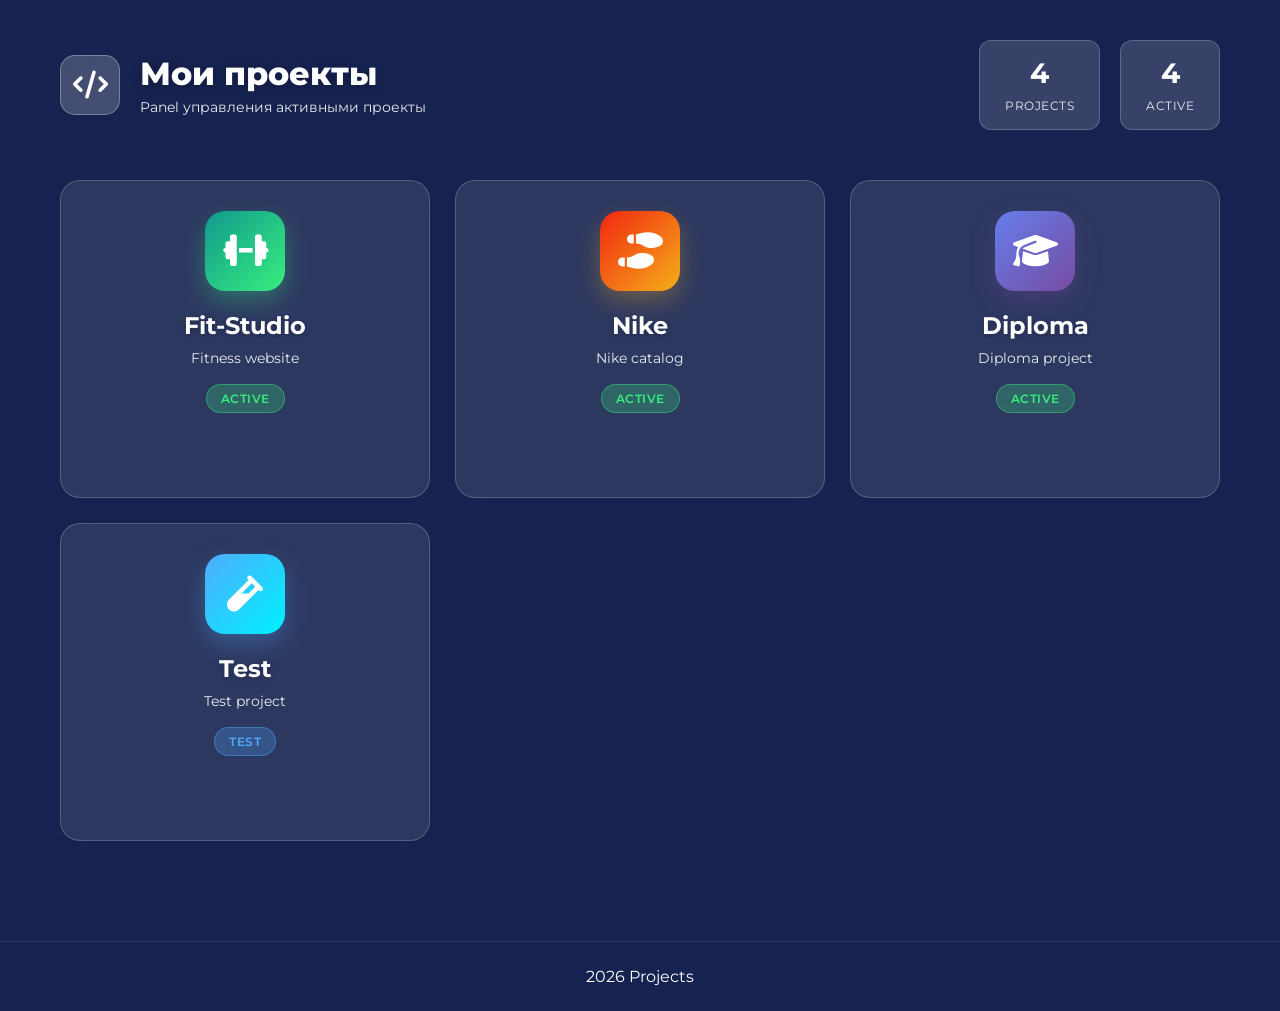
<file: index.html>
﻿<!DOCTYPE html>
<html lang="ru">

	<head>
		<meta charset="UTF-8">
		<meta name="viewport"
					content="width=device-width, initial-scale=1.0">
		<link rel="preconnect"
					href="https://fonts.googleapis.com">
		<link rel="preconnect"
					href="https://fonts.gstatic.com"
					crossorigin>
		<link href="https://fonts.googleapis.com/css2?family=Montserrat:wght@400;500;600;700;800&display=swap"
					rel="stylesheet">
		<link rel="stylesheet"
					href="https://cdnjs.cloudflare.com/ajax/libs/font-awesome/6.5.0/css/all.min.css">
		<link rel="stylesheet"
					href="style.css">
		<title>Dashboard</title>
	</head>

	<body>
		<div class="dashboard">
			<header class="dashboard-header">
				<div class="container">
					<div class="dashboard-header__content">
						<div class="dashboard-header__left">
							<div class="dashboard-header__logo"><i class="fas fa-code"></i></div>
							<div class="dashboard-header__info">
								<h1 class="dashboard-header__title">Мои проекты</h1>
								<p class="dashboard-header__subtitle">Panel управления активными проекты</p>
							</div>
						</div>
						<div class="dashboard-header__stats">
							<div class="stat-item">
								<span class="stat-item__value">4</span>
								<span class="stat-item__label">Projects</span>
							</div>
							<div class="stat-item">
								<span class="stat-item__value">4</span>
								<span class="stat-item__label">Active</span>
							</div>
						</div>
					</div>
				</div>
			</header>
			<main class="dashboard-main">
				<div class="container">
					<div class="projects-grid">
						<a href="./Fit-Studio/index.html"
							 class="project-card">
							<div class="project-card__content">
								<div class="project-card__icon-wrapper">
									<div class="project-card__icon fitness">
										<i class="fas fa-dumbbell">
										</i>
									</div>
								</div>
								<div class="project-card__info">
									<h3 class="project-card__title">Fit-Studio</h3>
									<p class="project-card__description">Fitness website</p>
									<div class="project-card__meta"><span class="project-card__tag project-card__tag--green">Active</span>
									</div>
								</div>
								<div class="project-card__arrow"><i class="fas fa-arrow-right"></i></div>
							</div>
						</a>
						<a href="./Nike/index.html"
							 class="project-card">
							<div class="project-card__content">
								<div class="project-card__icon-wrapper">
									<div class="project-card__icon nike"><i class="fas fa-shoe-prints"></i></div>
								</div>
								<div class="project-card__info">
									<h3 class="project-card__title">Nike</h3>
									<p class="project-card__description">Nike catalog</p>
									<div class="project-card__meta">
										<span class="project-card__tag project-card__tag--green">
											Active
										</span>
									</div>
								</div>
								<div class="project-card__arrow"><i class="fas fa-arrow-right"></i></div>
							</div>
						</a>
						<a href="./diploma/layout/index.html"
							 class="project-card">
							<div class="project-card__content">
								<div class="project-card__icon-wrapper">
									<div class="project-card__icon diploma"><i class="fas fa-graduation-cap"></i></div>
								</div>
								<div class="project-card__info">
									<h3 class="project-card__title">Diploma</h3>
									<p class="project-card__description">Diploma project</p>
									<div class="project-card__meta">
										<span class="project-card__tag project-card__tag--green">
											Active</span>
									</div>
								</div>
								<div class="project-card__arrow"><i class="fas fa-arrow-right"></i></div>
							</div>
						</a>
						<a href="./test/index.html"
							 class="project-card">
							<div class="project-card__content">
								<div class="project-card__icon-wrapper">
									<div class="project-card__icon test"><i class="fas fa-vial"></i></div>
								</div>
								<div class="project-card__info">
									<h3 class="project-card__title">Test</h3>
									<p class="project-card__description">Test project</p>
									<div class="project-card__meta"><span class="project-card__tag project-card__tag--blue">Test</span>
									</div>
								</div>
								<div class="project-card__arrow"><i class="fas fa-arrow-right"></i></div>
							</div>
						</a>
					</div>
				</div>
			</main>
			<footer class="dashboard-footer">
				<div class="container">
					<p>2026 Projects</p>
				</div>
			</footer>
		</div>
	</body>

</html>
</file>
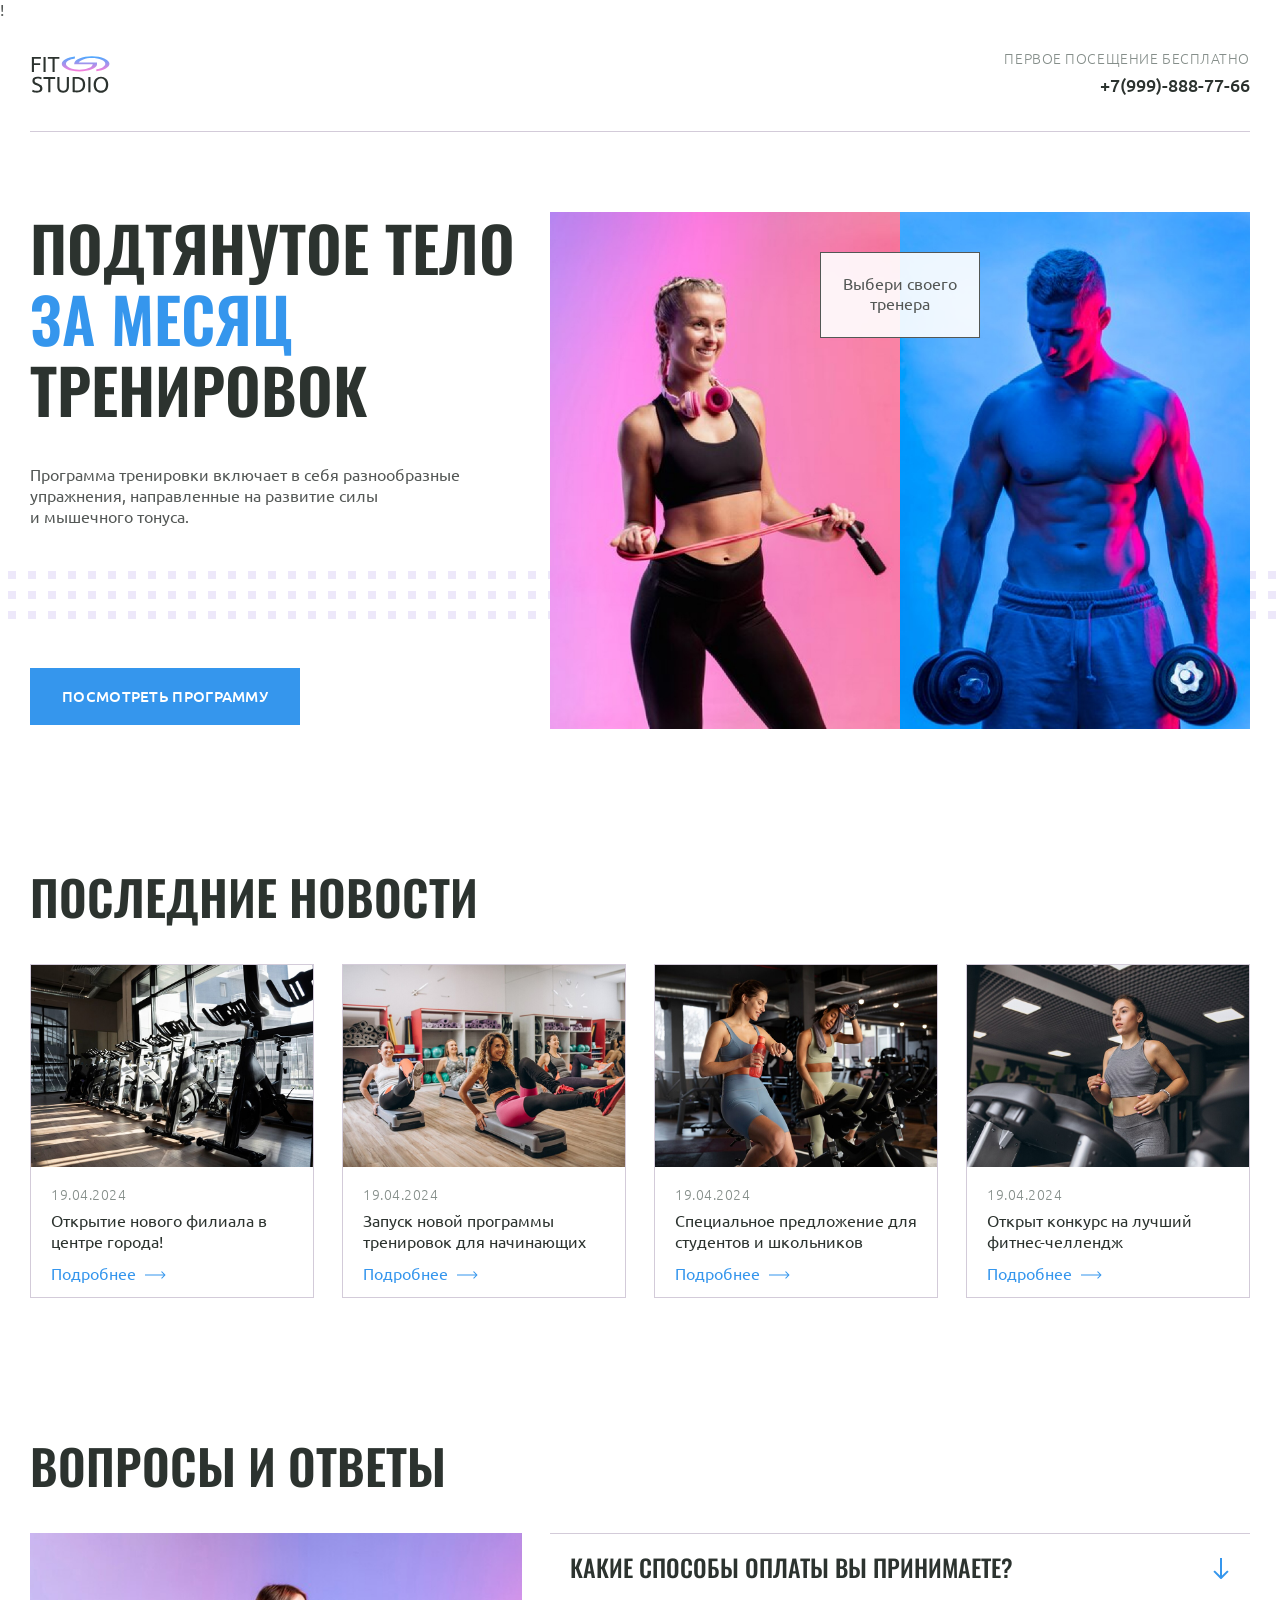
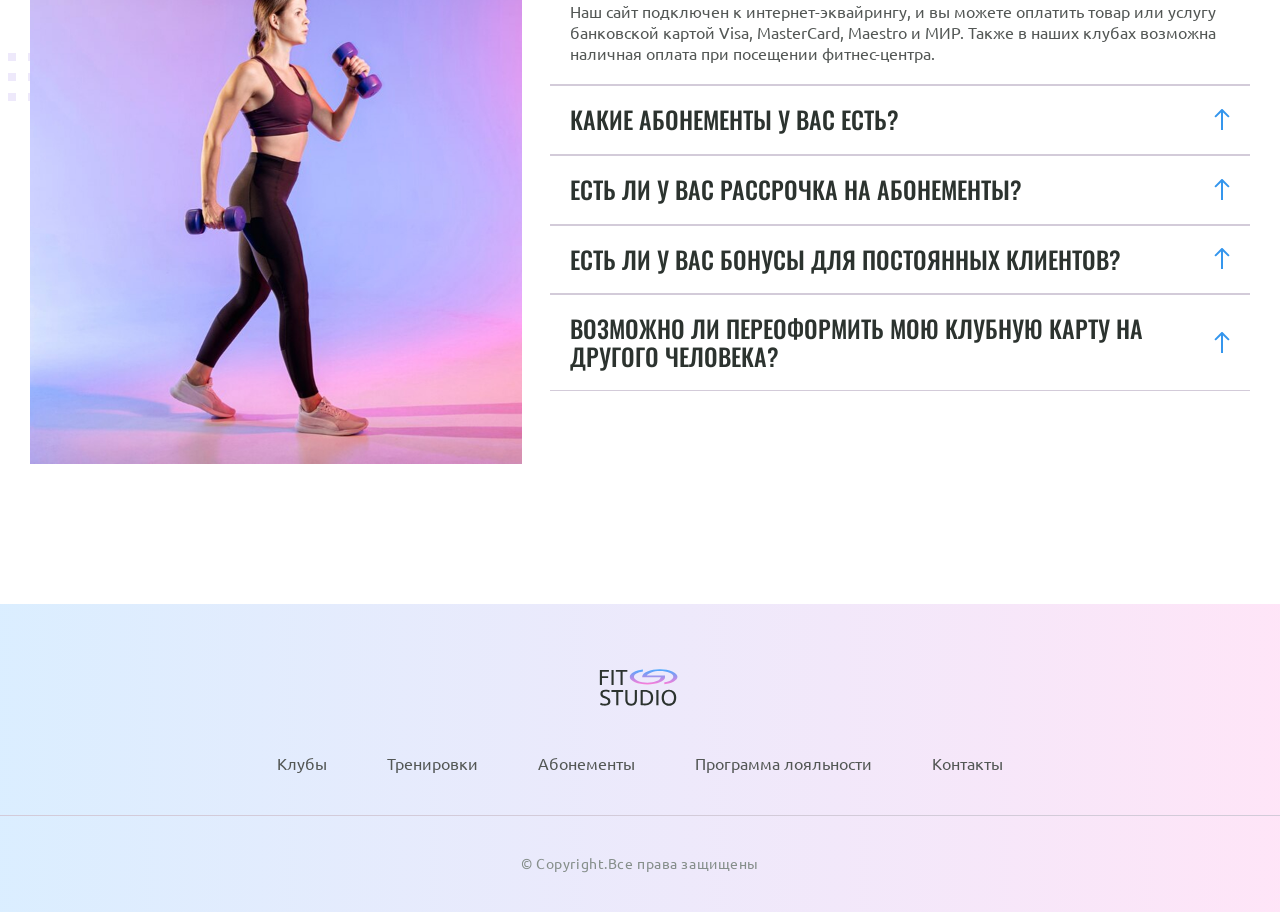
<file: Fit-Studio/index.html>
<!DOCTYPE html>
<html lang="ru">
!
	<head>
		<meta charset="UTF-8">
		<meta name="viewport" content="width=device-width, initial-scale=1.0">
		<link rel="shortcut icon" href="./images/favicon-index.svg" type="image/x-icon">
		<link rel="stylesheet" href="./css/font.css">
		<link rel="stylesheet" href="./css/normalize.css">
		<link rel="stylesheet" href="./css/article.css">
		<link rel="stylesheet" href="./css/global.css">
		<link rel="stylesheet" href="./css/header.css">
		<link rel="stylesheet" href="./css/main.css">
		<link rel="stylesheet" href="./css/footer.css">
		<link rel="stylesheet" href="./css/adaptive.css">
		<title>Fit-Studio</title>
	</head>

	<body>
		
		<header class="header">
			<div class="container">
				<div class="header-inner">
					<a class="logo" href="index.html">
						<svg width="84" height="45">
							<use href="./images/sprite.svg#logo-index"></use>
						</svg>
					</a>
					<div class="header-contact">
						<p class="header-text">
							Первое посещение бесплатно
						</p>
						<a href="tel:+79998887766" class="phone-link">
							+7(999)-888-77-66
						</a>
					</div>
				</div>
			</div>
		</header>
		<section class="hero">
			<div class="container hero-container">
				<div class="hero__info">
					<h1 class="hero__title title">
						Подтянутое тело <strong>за месяц</strong> тренировок
					</h1>
					<p class="hero-text">
						Программа тренировки включает в себя разнообразные упражнения, направленные на развитие
						силы и мышечного тонуса.
					</p>
					<div class="hero__button">
					</div>
					<a href="#" class="button">
						Посмотреть программу
					</a>
				</div>
				<div class="hero__img">
					<div class="img__choose">
						Выбери своего тренера
					</div>
					<img src="./images/wooman-sport.jpg" width="347px" height="513px"="Спортивная женщина со скакалкой в руках">
					<img src="./images/men-sport.jpg" width="353px" height="513px"
						alt="Мужчина со спортивным телосложением с гантелями в руках">
				</div>
			</div>
		</section>
		<section class="news">
			<div class="container">
				<h2 class="news__title title">
					последние Новости
				</h2>
				<div class="card-wrapper">
					<article class="news__card">
						<header class="card__header">
							<img src="./images/newscard-1.jpg" alt="Велотренажеры вдоль стены с окнами" class="card__img"
								width="284px" height="203px">
							<time class="card__sub-text" datetime="2024-04-19">
								19.04.2024
							</time>
							<h3 class="card__title">
								Открытие нового филиала в центре города!
							</h3>
						</header>
						<footer class="card__footer">
							<a href="article.html" class="card__button">
								Подробнее
							</a>
						</footer>
					</article>
					<article class="news__card">
						<header class="card__header">
							<img src="./images/newscard-2.jpg" alt="Велотренажеры вдоль стены с окнами" class="card__img"
								width="284px" height="203px">
							<time class="card__sub-text" datetime="2024-04-19">
								19.04.2024
							</time>
							<h3 class="card__title">
								Запуск новой программы тренировок для начинающих
							</h3>
						</header>
						<footer class="card__footer">
							<a href="#" class="card__button">
								Подробнее
							</a>
						</footer>
					</article>
					<article class="news__card">
						<header class="card__header">
							<img src="./images/newscard-3.jpg" alt="Велотренажеры вдоль стены с окнами" class="card__img"
								width="284px" height="203px">
							<time class="card__sub-text" datetime="2024-04-19">
								19.04.2024
							</time>
							<h3 class="card__title">
								Специальное предложение для студентов и школьников
							</h3>
						</header>
						<footer class="card__footer">
							<a href="#" class="card__button">
								Подробнее
							</a>
						</footer>
					</article>
					<article class="news__card">
						<header class="card__header">
							<img src="./images/newscard-4.jpg" alt="Велотренажеры вдоль стены с окнами" class="card__img"
								width="284px" height="203px">
							<time class="card__sub-text" datetime="2024-04-19">
								19.04.2024
							</time>
							<h3 class="card__title">
								Открыт конкурс на лучший фитнес-челлендж
							</h3>
						</header>
						<footer class="card__footer">
							<a href="#" class="card__button">
								Подробнее
							</a>
						</footer>
					</article>
				</div>
		</section>
		<section class="faq">
			<div class="container">
				<h2 class="title__faq title">
					Вопросы и ответы
				</h2>
				<div class="container__faq">
					<img src="./images/wooman-sport-accordion.jpg" alt="Девушка стоя занимается с гантелями" class="img__faq"
						width="492" height="531">
					<div class="faq__accordion-list">
						<details open name="faq">
							<summary>
								<h3 class="accordio__title">
									Какие способы оплаты вы принимаете?
								</h3>
							</summary>
							<p class="accordio__text">
								Наш сайт подключен к интернет-эквайрингу, и вы можете оплатить товар или услугу банковской картой Visa,
								MasterCard, Maestro и МИР.
								Также в наших клубах возможна наличная оплата при посещении фитнес-центра.
							</p>
						</details>
						<details name="faq">
							<summary>
								<h3 class="accordio__title">
									Какие абонементы у вас есть?
								</h3>
							</summary>
							<p class="accordio__text">
								Наш сайт подключен к интернет-эквайрингу, и вы можете оплатить товар или услугу банковской картой Visa,
								MasterCard, Maestro и МИР.
								Также в наших клубах возможна наличная оплата при посещении фитнес-центра.
							</p>
						</details>
						<details name="faq">
							<summary>
								<h3 class="accordio__title">
									Есть ли у вас рассрочка на абонементы?
								</h3>
							</summary>
							<p class="accordio__text">
								Наш сайт подключен к интернет-эквайрингу, и вы можете оплатить товар или услугу банковской картой Visa,
								MasterCard, Maestro и МИР.
								Также в наших клубах возможна наличная оплата при посещении фитнес-центра.
							</p>
						</details>
						<details name="faq">
							<summary>
								<h3 class="accordio__title">
									Есть ли у вас бонусы для постоянных клиентов?
								</h3>
							</summary>
							<p class="accordio__text">
								Наш сайт подключен к интернет-эквайрингу, и вы можете оплатить товар или услугу банковской картой Visa,
								MasterCard, Maestro и МИР.
								Также в наших клубах возможна наличная оплата при посещении фитнес-центра.
							</p>
						</details>
						<details name="faq">
							<summary>
								<h3 class="accordio__title">
									Возможно ли переоформить мою клубную карту на другого человека?
								</h3>
							</summary>
							<p class="accordio__text">
								Наш сайт подключен к интернет-эквайрингу, и вы можете оплатить товар или услугу банковской картой Visa,
								MasterCard, Maestro и МИР.
								Также в наших клубах возможна наличная оплата при посещении фитнес-центра.
							</p>
						</details>
					</div>
				</div>
			</div>
		</section>
		</div>
		<footer class="footer">
			<a class="logo footer-logo" href="index.html">
				<svg width="84" height="45">
					<use href="./images/sprite.svg#logo-index"></use>
				</svg>
			</a>
			<nav class="footer-nav">
				<ul class="nav-list">
					<li class="nav-item">
						<a href="#" class="nav-link">
							Клубы
						</a>
					</li>
					<li class="nav-item">
						<a href="#" class="nav-link">
							Тренировки
						</a>
					</li>
					<li class="nav-item">
						<a href="#" class="nav-link">
							Абонементы
						</a>
					</li>
					<li class="nav-item">
						<a href="#" class="nav-link">
							Программа лояльности
						</a>
					</li>
					<li class="nav-item">
						<a href="#" class="nav-link">
							Контакты
						</a>
					</li>
				</ul>
			</nav>
			<small class="copyright">
				&copy; Copyright.Все права защищены
			</small>
		</footer>
	</body>


</html>
</file>
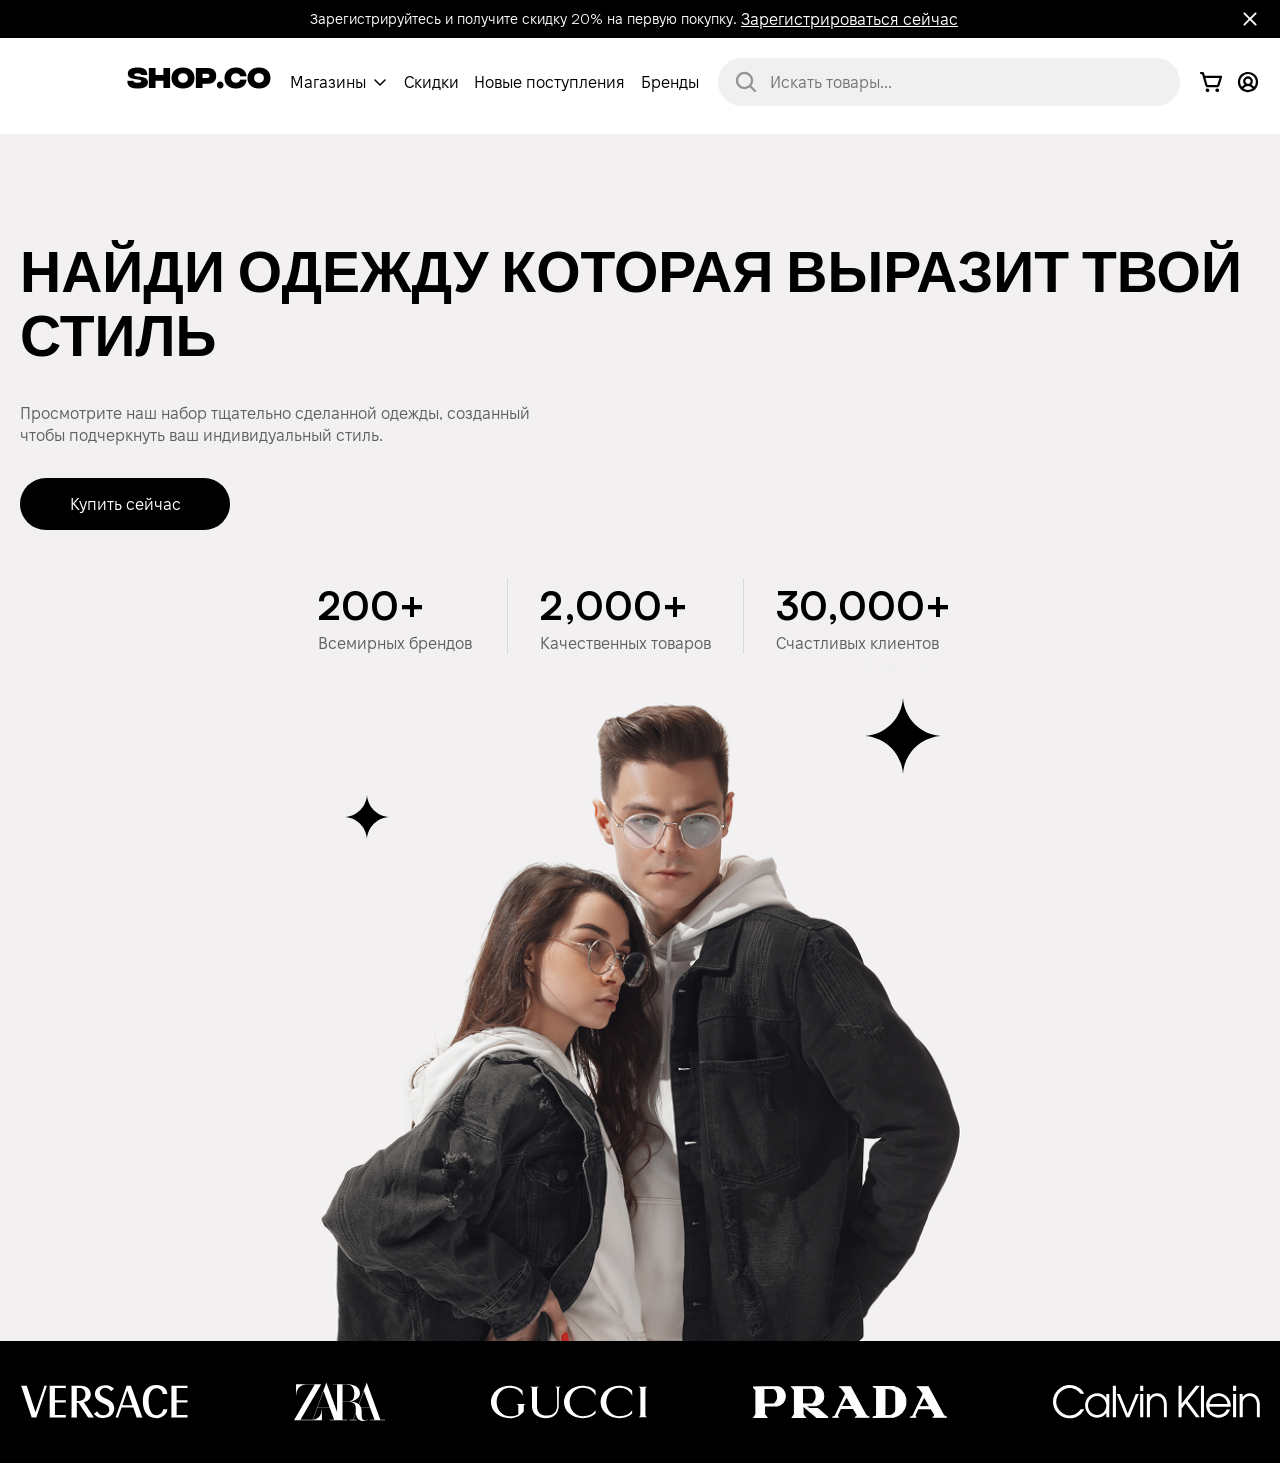
<file: diploma/layout/index.html>
<!DOCTYPE html>
<html class="page"
			lang="en">

	<head>
		<meta charset="UTF-8">
		<meta name="viewport"
					content="width=device-width, initial-scale=1.0">
		<link rel="shortcut icon"
					href="./icon/favicon.svg"
					type="image/x-icon">
		<link rel="stylesheet"
					href="./css/base/normalize.css">
		<link rel="stylesheet"
					href="./css/index.css">
		<script type="module"
						src="./js/index.js"></script>

		<title>shop.co</title>
	</head>

	<body class="page__body">
		<div class="top-bar"
				 id="topBar">
			<div class="container top-bar__container">
				<span class="top-bar__text">
					Зарегистрируйтесь и получите скидку 20% на первую покупку.&nbsp;
				</span>
				<a href="#"
					 class="top-bar__link">Зарегистрироваться сейчас
				</a>
				<button class="button-close"
								type="button"
								aria-label="закрыть"
								title="закрыть">
					<svg width="20"
							 height="20">
						<use href="./icon/sprite.svg#close" />
				</button>
				</svg>
			</div>
		</div>
		<header class="header">
			<div class="container header__container">
				<button class="burger header__burger"
								aria-label="Открыть меню"
								aria-expanded="false"
								aria-controls="header__menu">
					<svg width="24"
							 height="24">
						<use class="burger__menu-open"
								 href="./icon/sprite.svg#burger" />
						<use class="burger__menu-close"
								 href="./icon/sprite.svg#close-icon" />
					</svg>
				</button>
				<div class="logo header__logo">
					<a href="#">shop.co</a>
				</div>
				<nav class="header__menu">
					<ul class="menu__list">
						<li class="menu__item">
							<details>
								<summary class="menu__link">
									Магазины
									<svg class="menu__arrow"
											 width="16"
											 height="16">
										<use href="./icon/sprite.svg#arrow-buttom" />
									</svg>
								</summary>
								<ul class="menu__dropdown">
									<li>
										<a href="#"
											 class="menu__dropdown-link">
											Магазин 1
										</a>
									</li>
									<li>
										<a href="#"
											 class="menu__dropdown-link">
											Магазин 2
										</a>
									</li>
									<li>
										<a href="#"
											 class="menu__dropdown-link">
											Магазин 3
										</a>
									</li>
								</ul>
							</details>
						</li>
						<li class="menu__item"><a href="#"
								 class="menu__link">Скидки</a>
						</li>
						<li class="menu__item"><a href="#"
								 class="menu__link">Новые поступления</a>
						</li>
						<li class="menu__item"><a href="#"
								 class="menu__link">Бренды</a>
						</li>
					</ul>
				</nav>
				<search class="header__search">
					<form action=""
								class="search-form"
								action="/search"
								method="GET">
						<div class="search-form__input-wrapper">
							<input id="site-search"
										 class="search-form__input"
										 type="search"
										 name="q"
										 placeholder="Искать товары..."
										 autocomplete="off"
										 aria-label="Поиск по сайту">
							<button class="search-form__button"
											type="submit"
											aria-label="Найти"
											title="Найти">
								<svg width="24"
										 height="24">
									<use href="./icon/sprite.svg#search" />
								</svg>
							</button>
						</div>
					</form>
				</search>
				<div class="header__controls">
					<svg class="header__icon-search"
							 width="24"
							 height="24">
						<use href="./icon/sprite.svg#search" />
					</svg>
					<svg class="header__icon-basket"
							 width="24"
							 height="24">
						<use href="./icon/sprite.svg#basket" />
					</svg>
					<svg class="header__icon-user"
							 width="24"
							 height="24">
						<use href="./icon/sprite.svg#user" />
					</svg>
				</div>
			</div>
		</header>
		<main>
			<section class="hero">
				<div class="container hero__container">
					<div class="wrapper-content">
						<div class="hero__content">
							<h1 class="hero__title">
								НАЙДИ ОДЕЖДУ КОТОРАЯ ВЫРАЗИТ ТВОЙ СТИЛЬ
							</h1>
							<span class="hero__description">Просмотрите наш набор тщательно сделанной одежды, созданный чтобы
								подчеркнуть
								ваш
								индивидуальный стиль.</span>
							<button class="hero__btn"
											title="Купить сейчас"
											aria-label="Купить сейчас">
								Купить сейчас
							</button>
						</div>
						<div class="hero__stats">
							<ul class="stats">
								<li class="stats__item">
									<div class="stats__content">
										<span class="stats__number">200+</span>
										<p class="stats__text">Всемирных брендов</p>
									</div>
								</li>
								<li class="stats__item">
									<div class="stats__content">
										<span class="stats__number">2,000+</span>
										<p class="stats__text">Качественных товаров</p>
									</div>
								</li>
								<li class="stats__item">
									<div class="stats__content">
										<span class="stats__number">30,000+</span>
										<p class="stats__text">Счастливых клиентов</p>
									</div>
								</li>
							</ul>
							<div class="hero__wrapper-bg--mobi">
								<img class="hero__bg"
										 src="./images/hero/bg-hero-images-m.png"
										 alt="Модели в стильной одежде">
								<div class="hero__pattern">
									<svg class="hero__pattern-left--mobi"
											 width="44"
											 height="44">
										<use href="./icon/sprite.svg#pattern-left--mobi" />
									</svg>
									<svg class="hero__pattern-right--mobi"
											 width="76"
											 height="76">
										<use href="./icon/sprite.svg#pattern-right--mobi" />
									</svg>
								</div>
							</div>
						</div>
					</div>
					<div class="hero__wrapper-bg">
						<img class="hero__bg"
								 src="./images/hero/bg-hero-images-m.png"
								 alt="Модели в стильной одежде">
						<div class="hero__pattern">
							<svg class="hero__pattern-left"
									 width="56"
									 height="56">
								<use href="./icon/sprite.svg#pattern-left" />
							</svg>
							<svg class="hero__pattern-right"
									 width="104"
									 height="104">
								<use href="./icon/sprite.svg#pattern-right" />
							</svg>
						</div>
					</div>
				</div>
				<div class="hero__brand-bar">
					<div class="container">
						<ul class="brand-bar__list">
							<li class="brand-bar__logo">
								<svg class="brand-bar__icon--desktop"
										 width="167"
										 height="34">
									<use href="./icon/sprite.svg#versace" />
								</svg>
								<svg class="brand-bar__icon--mobi"
										 width="116.736"
										 height="23.255">
									<use href="./icon/sprite.svg#versace-mobi" />
								</svg>
							</li>
							<li class="brand-bar__logo">
								<svg class="brand-bar__icon--desktop"
										 width="91"
										 height="38">
									<use href="./icon/sprite.svg#zara" />
								</svg>
								<svg class="brand-bar__icon--mobi"
										 width="63.809"
										 height="26.645">
									<use href="./icon/sprite.svg#zara-mobi" />
								</svg>
							</li>
							<li class="brand-bar__logo">
								<svg class="brand-bar__icon--desktop"
										 width="156"
										 height="36">
									<use href="./icon/sprite.svg#gucci" />
								</svg>
								<svg class="brand-bar__icon--mobi"
										 width="109.387"
										 height="25.243">
									<use href="./icon/sprite.svg#gucci-mobi" />
								</svg>
							</li>
							<li class="brand-bar__logo">
								<svg class="brand-bar__icon--desktop"
										 width="194"
										 height="32">
									<use href="./icon/sprite.svg#prada" />
								</svg>
								<svg class="brand-bar__icon--mobi"
										 width="127"
										 height="21">
									<use href="./icon/sprite.svg#prada-mobi" />
								</svg>
							</li>
							<li class="brand-bar__logo">
								<svg class="brand-bar__icon--desktop"
										 width="207"
										 height="34">
									<use href="./icon/sprite.svg#calvin" />
								</svg>
								<svg class="brand-bar__icon--mobi"
										 width="134.845"
										 height="21.746">
									<use href="./icon/sprite.svg#calvin-mobi" />
								</svg>
							</li>
						</ul>
					</div>
				</div>
			</section>
		</main>
	</body>
	<script type="module"
					src="./js/index.js"></script>

</html>

<!-- Нужно сделать звездочки -->
</file>
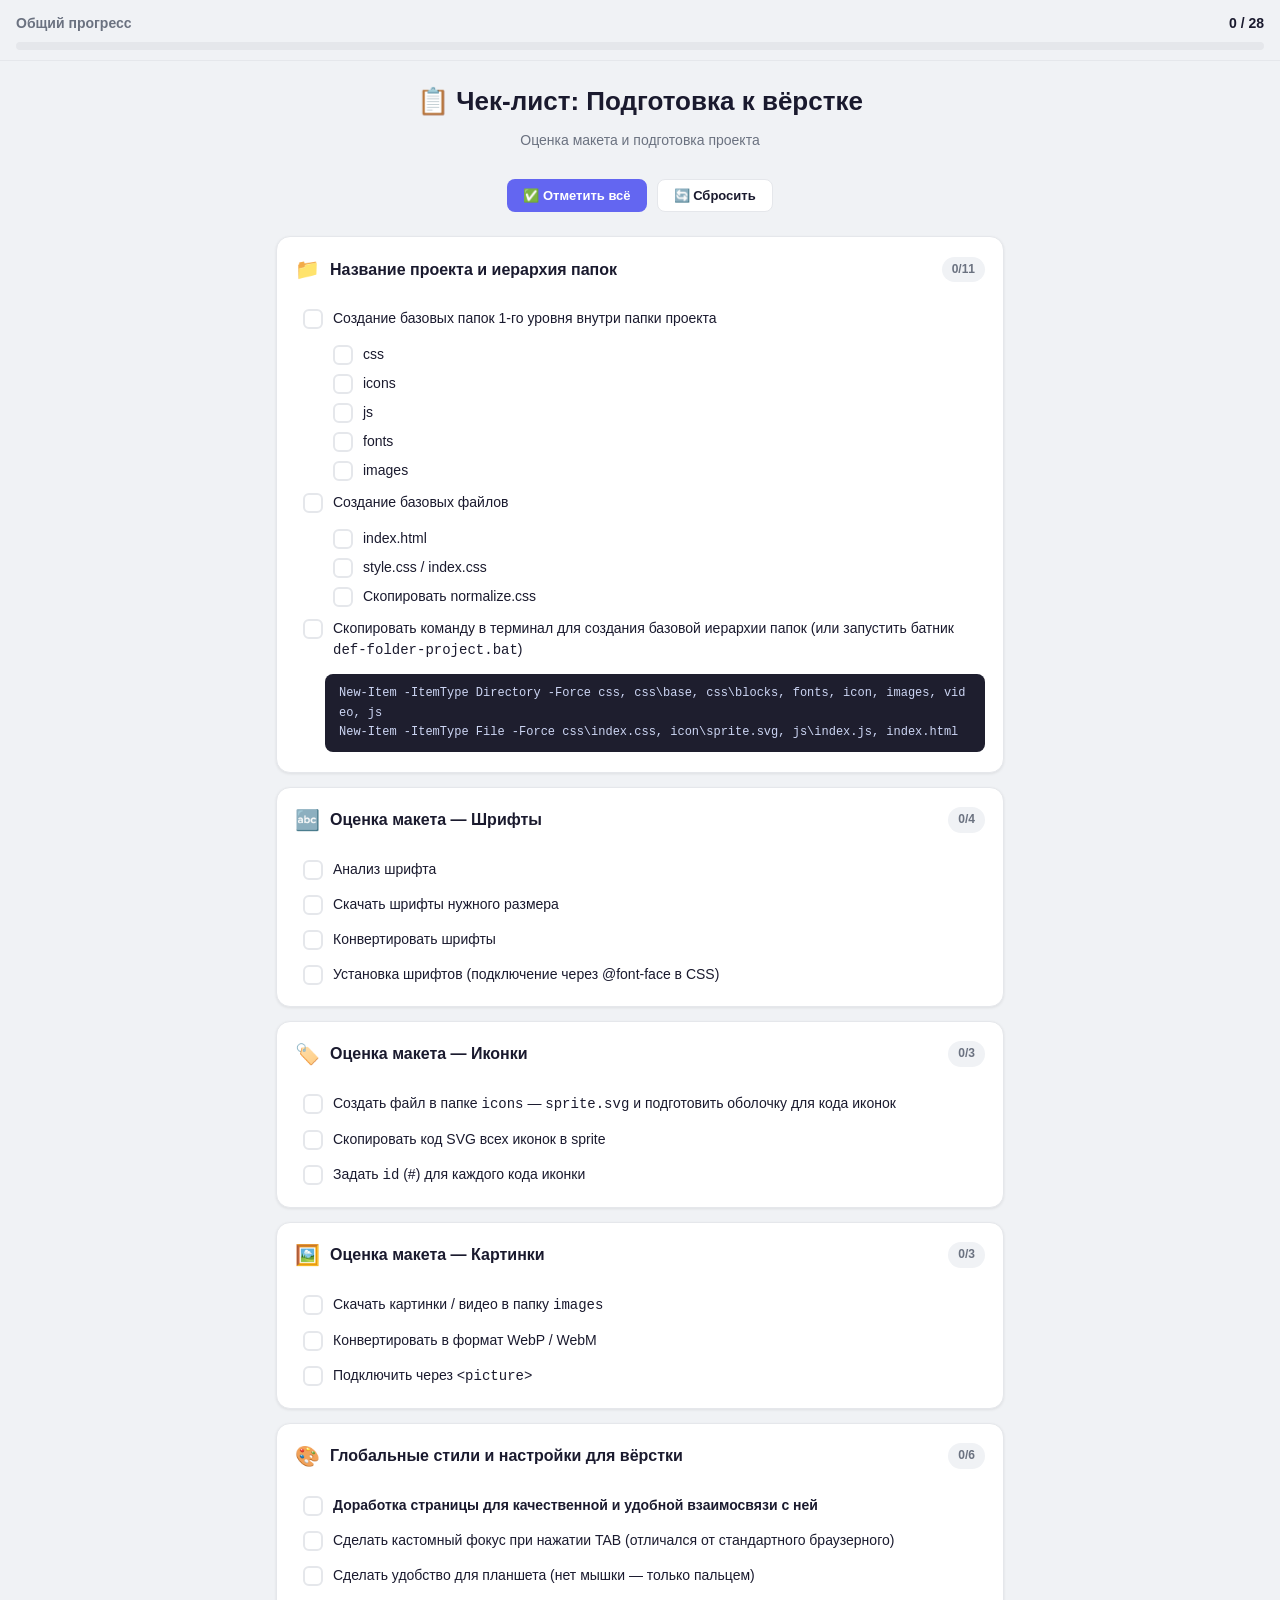
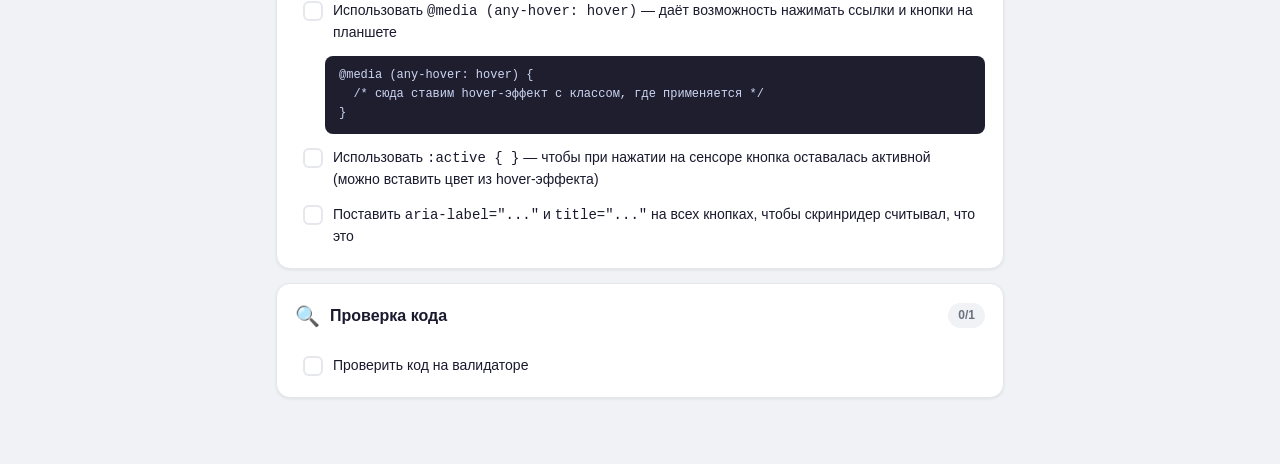
<file: checklist.html>
<!DOCTYPE html>
<html lang="ru">
<head>
<meta charset="UTF-8">
<meta name="viewport" content="width=device-width, initial-scale=1.0">
<title>Чек-лист — Подготовка к вёрстке</title>
<style>
:root{
  --bg:#f0f2f5; --card:#fff; --text:#1a1a2e; --muted:#6b7280;
  --accent:#6366f1; --accent-light:#e0e7ff; --done:#22c55e;
  --border:#e5e7eb; --code-bg:#1e1e2e; --code-text:#cdd6f4;
  --shadow:0 1px 3px rgba(0,0,0,.08); --shadow-lg:0 8px 30px rgba(0,0,0,.1);
}
@media(prefers-color-scheme:dark){
  :root{
    --bg:#16161e; --card:#1e1e2e; --text:#e4e4e7; --muted:#9ca3af;
    --accent:#818cf8; --accent-light:#312e5f; --border:#2e2e42;
    --code-bg:#11111b; --code-text:#cdd6f4;
    --shadow:0 1px 3px rgba(0,0,0,.3); --shadow-lg:0 8px 30px rgba(0,0,0,.4);
  }
}
*{box-sizing:border-box;margin:0;padding:0}
body{font-family:-apple-system,BlinkMacSystemFont,'Segoe UI',Roboto,'Helvetica Neue',sans-serif;background:var(--bg);color:var(--text);line-height:1.6;transition:background .3s,color .3s}

/* Progress bar */
.progress-wrap{position:sticky;top:0;z-index:100;background:var(--bg);padding:12px 16px 10px;border-bottom:1px solid var(--border)}
.progress-bar{height:8px;background:var(--border);border-radius:6px;overflow:hidden}
.progress-fill{height:100%;background:linear-gradient(90deg,var(--accent),var(--done));border-radius:6px;width:0;transition:width .4s ease}
.progress-label{display:flex;justify-content:space-between;align-items:center;margin-bottom:8px;font-size:14px;font-weight:600;color:var(--muted)}
.progress-count{color:var(--text)}

/* Container */
.container{max-width:760px;margin:0 auto;padding:20px 16px 60px}

/* Header */
.header{text-align:center;margin-bottom:28px}
.header h1{font-size:26px;font-weight:700;margin-bottom:6px}
.header p{font-size:14px;color:var(--muted)}

/* Buttons */
.btn-row{display:flex;gap:10px;justify-content:center;margin-bottom:24px;flex-wrap:wrap}
.btn{padding:8px 16px;border:none;border-radius:8px;font-size:13px;font-weight:600;cursor:pointer;transition:all .2s}
.btn-check-all{background:var(--accent);color:#fff}
.btn-check-all:hover{filter:brightness(1.1);transform:translateY(-1px)}
.btn-reset{background:var(--card);color:var(--text);border:1px solid var(--border)}
.btn-reset:hover{border-color:var(--accent);color:var(--accent)}

/* Section */
.section{background:var(--card);border-radius:14px;box-shadow:var(--shadow);margin-bottom:14px;overflow:hidden;border:1px solid var(--border)}
.section-header{display:flex;align-items:center;justify-content:space-between;padding:16px 18px;cursor:pointer;user-select:none;transition:background .15s}
.section-header:hover{background:var(--accent-light)}
.section-title{display:flex;align-items:center;gap:10px;font-size:16px;font-weight:700}
.section-icon{font-size:20px}
.section-badge{font-size:12px;font-weight:700;color:var(--muted);background:var(--bg);padding:3px 10px;border-radius:20px;white-space:nowrap}
.section-body{padding:0 18px 14px;overflow:hidden;transition:max-height .3s ease,opacity .2s ease}
.section-body.collapsed{max-height:0!important;opacity:0;padding-top:0;padding-bottom:0}

/* Subsection */
.subsection{margin-top:12px;padding-top:12px;border-top:1px dashed var(--border)}
.subsection:first-child{border-top:none;padding-top:4px}
.subsection-title{font-size:14px;font-weight:700;color:var(--accent);margin-bottom:6px;display:flex;align-items:center;gap:6px}

/* Checkbox items */
.check-item{display:flex;align-items:flex-start;gap:10px;padding:7px 8px;border-radius:8px;cursor:pointer;transition:background .12s}
.check-item:hover{background:var(--accent-light)}
.check-item input[type="checkbox"]{appearance:none;-webkit-appearance:none;width:20px;height:20px;border:2px solid var(--border);border-radius:6px;flex-shrink:0;margin-top:1px;cursor:pointer;position:relative;transition:all .15s}
.check-item input[type="checkbox"]:checked{background:var(--done);border-color:var(--done)}
.check-item input[type="checkbox"]:checked::after{content:'';position:absolute;left:5px;top:1px;width:5px;height:10px;border:solid #fff;border-width:0 2px 2px 0;transform:rotate(45deg)}
.check-item label{font-size:14px;cursor:pointer;line-height:1.5;transition:color .2s}
.check-item input[type="checkbox"]:checked~label{color:var(--muted);text-decoration:line-through}

/* Nested list inside item */
.item-sub{margin-left:30px;margin-top:4px}
.item-sub .check-item{padding:4px 8px}

/* Code block */
.code-block{background:var(--code-bg);color:var(--code-text);padding:10px 14px;border-radius:8px;font-family:'Fira Code',Consolas,monospace;font-size:12px;overflow-x:auto;margin:6px 0 6px 30px;white-space:pre-wrap;word-break:break-all}
.note{font-size:13px;color:var(--muted);margin-left:30px;margin-top:2px;font-style:italic}
</style>
</head>
<body>

<div class="progress-wrap">
  <div class="progress-label">
    <span>Общий прогресс</span>
    <span class="progress-count" id="progressText">0 / 0</span>
  </div>
  <div class="progress-bar"><div class="progress-fill" id="progressFill"></div></div>
</div>

<div class="container">
  <div class="header">
    <h1>📋 Чек-лист: Подготовка к вёрстке</h1>
    <p>Оценка макета и подготовка проекта</p>
  </div>
  <div class="btn-row">
    <button class="btn btn-check-all" onclick="checkAll()">✅ Отметить всё</button>
    <button class="btn btn-reset" onclick="resetAll()">🔄 Сбросить</button>
  </div>

  <!-- Section 1 -->
  <div class="section">
    <div class="section-header" onclick="toggleSection(this)">
      <div class="section-title"><span class="section-icon">📁</span> Название проекта и иерархия папок</div>
      <span class="section-badge" data-badge>0/0</span>
    </div>
    <div class="section-body">
      <div class="check-item"><input type="checkbox" id="s1-1"><label for="s1-1">Создание базовых папок 1-го уровня внутри папки проекта</label></div>
      <div class="item-sub">
        <div class="check-item"><input type="checkbox" id="s1-2"><label for="s1-2">css</label></div>
        <div class="check-item"><input type="checkbox" id="s1-3"><label for="s1-3">icons</label></div>
        <div class="check-item"><input type="checkbox" id="s1-4"><label for="s1-4">js</label></div>
        <div class="check-item"><input type="checkbox" id="s1-5"><label for="s1-5">fonts</label></div>
        <div class="check-item"><input type="checkbox" id="s1-6"><label for="s1-6">images</label></div>
      </div>
      <div class="check-item"><input type="checkbox" id="s1-7"><label for="s1-7">Создание базовых файлов</label></div>
      <div class="item-sub">
        <div class="check-item"><input type="checkbox" id="s1-8"><label for="s1-8">index.html</label></div>
        <div class="check-item"><input type="checkbox" id="s1-9"><label for="s1-9">style.css / index.css</label></div>
        <div class="check-item"><input type="checkbox" id="s1-10"><label for="s1-10">Скопировать normalize.css</label></div>
      </div>
      <div class="check-item"><input type="checkbox" id="s1-11"><label for="s1-11">Скопировать команду в терминал для создания базовой иерархии папок (или запустить батник <code>def-folder-project.bat</code>)</label></div>
      <div class="code-block">New-Item -ItemType Directory -Force css, css\base, css\blocks, fonts, icon, images, video, js
New-Item -ItemType File -Force css\index.css, icon\sprite.svg, js\index.js, index.html</div>
    </div>
  </div>

  <!-- Section 2 -->
  <div class="section">
    <div class="section-header" onclick="toggleSection(this)">
      <div class="section-title"><span class="section-icon">🔤</span> Оценка макета — Шрифты</div>
      <span class="section-badge" data-badge>0/0</span>
    </div>
    <div class="section-body">
      <div class="check-item"><input type="checkbox" id="s2-1"><label for="s2-1">Анализ шрифта</label></div>
      <div class="check-item"><input type="checkbox" id="s2-2"><label for="s2-2">Скачать шрифты нужного размера</label></div>
      <div class="check-item"><input type="checkbox" id="s2-3"><label for="s2-3">Конвертировать шрифты</label></div>
      <div class="check-item"><input type="checkbox" id="s2-4"><label for="s2-4">Установка шрифтов (подключение через @font-face в CSS)</label></div>
    </div>
  </div>

  <!-- Section 3 -->
  <div class="section">
    <div class="section-header" onclick="toggleSection(this)">
      <div class="section-title"><span class="section-icon">🏷️</span> Оценка макета — Иконки</div>
      <span class="section-badge" data-badge>0/0</span>
    </div>
    <div class="section-body">
      <div class="check-item"><input type="checkbox" id="s3-1"><label for="s3-1">Создать файл в папке <code>icons</code> — <code>sprite.svg</code> и подготовить оболочку для кода иконок</label></div>
      <div class="check-item"><input type="checkbox" id="s3-2"><label for="s3-2">Скопировать код SVG всех иконок в sprite</label></div>
      <div class="check-item"><input type="checkbox" id="s3-3"><label for="s3-3">Задать <code>id</code> (#) для каждого кода иконки</label></div>
    </div>
  </div>

  <!-- Section 4 -->
  <div class="section">
    <div class="section-header" onclick="toggleSection(this)">
      <div class="section-title"><span class="section-icon">🖼️</span> Оценка макета — Картинки</div>
      <span class="section-badge" data-badge>0/0</span>
    </div>
    <div class="section-body">
      <div class="check-item"><input type="checkbox" id="s4-1"><label for="s4-1">Скачать картинки / видео в папку <code>images</code></label></div>
      <div class="check-item"><input type="checkbox" id="s4-2"><label for="s4-2">Конвертировать в формат WebP / WebM</label></div>
      <div class="check-item"><input type="checkbox" id="s4-3"><label for="s4-3">Подключить через <code>&lt;picture&gt;</code></label></div>
    </div>
  </div>

  <!-- Section 5 -->
  <div class="section">
    <div class="section-header" onclick="toggleSection(this)">
      <div class="section-title"><span class="section-icon">🎨</span> Глобальные стили и настройки для вёрстки</div>
      <span class="section-badge" data-badge>0/0</span>
    </div>
    <div class="section-body">
      <div class="check-item"><input type="checkbox" id="s5-1"><label for="s5-1"><strong>Доработка страницы для качественной и удобной взаимосвязи с ней</strong></label></div>
      <div class="check-item"><input type="checkbox" id="s5-2"><label for="s5-2">Сделать кастомный фокус при нажатии TAB (отличался от стандартного браузерного)</label></div>
      <div class="check-item"><input type="checkbox" id="s5-3"><label for="s5-3">Сделать удобство для планшета (нет мышки — только пальцем)</label></div>
      <div class="check-item"><input type="checkbox" id="s5-4"><label for="s5-4">Использовать <code>@media (any-hover: hover)</code> — даёт возможность нажимать ссылки и кнопки на планшете</label></div>
      <div class="code-block">@media (any-hover: hover) {
  /* сюда ставим hover-эффект с классом, где применяется */
}</div>
      <div class="check-item"><input type="checkbox" id="s5-5"><label for="s5-5">Использовать <code>:active { }</code> — чтобы при нажатии на сенсоре кнопка оставалась активной (можно вставить цвет из hover-эффекта)</label></div>
      <div class="check-item"><input type="checkbox" id="s5-6"><label for="s5-6">Поставить <code>aria-label="..."</code> и <code>title="..."</code> на всех кнопках, чтобы скринридер считывал, что это</label></div>
    </div>
  </div>

  <!-- Section 6 -->
  <div class="section">
    <div class="section-header" onclick="toggleSection(this)">
      <div class="section-title"><span class="section-icon">🔍</span> Проверка кода</div>
      <span class="section-badge" data-badge>0/0</span>
    </div>
    <div class="section-body">
      <div class="check-item"><input type="checkbox" id="s6-1"><label for="s6-1">Проверить код на валидаторе</label></div>
    </div>
  </div>

</div>

<script>
// Toggle section collapse
function toggleSection(header){
  const body=header.nextElementSibling;
  body.classList.toggle('collapsed');
  if(body.classList.contains('collapsed')){
    body.style.maxHeight='0px';
  } else {
    body.style.maxHeight=body.scrollHeight+200+'px';
  }
}

// Update all badges and progress
function updateAll(){
  const sections=document.querySelectorAll('.section');
  let totalDone=0,totalAll=0;
  sections.forEach(section=>{
    const checks=section.querySelectorAll('input[type="checkbox"]');
    const done=section.querySelectorAll('input[type="checkbox"]:checked');
    const badge=section.querySelector('[data-badge]');
    if(badge) badge.textContent=done.length+'/'+checks.length;
    totalDone+=done.length;
    totalAll+=checks.length;
  });
  const pct=totalAll?Math.round(totalDone/totalAll*100):0;
  document.getElementById('progressFill').style.width=pct+'%';
  document.getElementById('progressText').textContent=totalDone+' / '+totalAll;
  saveState();
}

// Save / load state
function saveState(){
  const state={};
  document.querySelectorAll('input[type="checkbox"]').forEach(cb=>{
    state[cb.id]=cb.checked;
  });
  const collapsed={};
  document.querySelectorAll('.section-body').forEach((body,i)=>{
    collapsed['sec'+i]=body.classList.contains('collapsed');
  });
  state.__collapsed=collapsed;
  localStorage.setItem('checklist_verstka_v2',JSON.stringify(state));
}

function loadState(){
  const raw=localStorage.getItem('checklist_verstka_v2');
  if(!raw) return;
  try{
    const state=JSON.parse(raw);
    document.querySelectorAll('input[type="checkbox"]').forEach(cb=>{
      if(state[cb.id]!==undefined) cb.checked=state[cb.id];
    });
    if(state.__collapsed){
      document.querySelectorAll('.section-body').forEach((body,i)=>{
        if(state.__collapsed['sec'+i]){
          body.classList.add('collapsed');
          body.style.maxHeight='0px';
        }
      });
    }
  }catch(e){}
}

// Check all
function checkAll(){
  document.querySelectorAll('input[type="checkbox"]').forEach(cb=>cb.checked=true);
  updateAll();
}

// Reset all
function resetAll(){
  document.querySelectorAll('input[type="checkbox"]').forEach(cb=>cb.checked=false);
  updateAll();
}

// Init
document.querySelectorAll('input[type="checkbox"]').forEach(cb=>{
  cb.addEventListener('change',updateAll);
});
// Set initial max-height for all sections
document.querySelectorAll('.section-body').forEach(body=>{
  body.style.maxHeight=body.scrollHeight+200+'px';
});
loadState();
updateAll();
// Recalc after load
setTimeout(()=>{
  document.querySelectorAll('.section-body:not(.collapsed)').forEach(body=>{
    body.style.maxHeight=body.scrollHeight+200+'px';
  });
  updateAll();
},50);
</script>
</body>
</html>
</file>
<file: style.css>
﻿* {
    margin: 0;
    padding: 0;
    box-sizing: border-box;
}

body {
    font-family: 'Montserrat', sans-serif;
    background: #16224f;
    min-height: 100vh;
    color: #fff;
}

.container {
    max-width: 1200px;
    margin: 0 auto;
    padding: 0 20px;
}

.dashboard-header {
    padding: 40px 0 30px;
}

.dashboard-header__content {
    display: flex;
    justify-content: space-between;
    align-items: center;
    flex-wrap: wrap;
    gap: 20px;
}

.dashboard-header__left {
    display: flex;
    align-items: center;
    gap: 20px;
}

.dashboard-header__logo {
    width: 60px;
    height: 60px;
    background: rgba(255, 255, 255, 0.2);
    border-radius: 15px;
    display: flex;
    align-items: center;
    justify-content: center;
    font-size: 28px;
    backdrop-filter: blur(10px);
    border: 1px solid rgba(255, 255, 255, 0.3);
}

.dashboard-header__title {
    font-size: 32px;
    font-weight: 800;
    margin-bottom: 5px;
    text-shadow: 0 2px 10px rgba(0, 0, 0, 0.2);
}

.dashboard-header__subtitle {
    font-size: 14px;
    opacity: 0.9;
    font-weight: 400;
}

.dashboard-header__stats {
    display: flex;
    gap: 20px;
}

.stat-item {
    background: rgba(255, 255, 255, 0.15);
    backdrop-filter: blur(10px);
    border: 1px solid rgba(255, 255, 255, 0.2);
    border-radius: 12px;
    padding: 15px 25px;
    text-align: center;
    min-width: 100px;
    transition: transform 0.3s, background 0.3s;
}

.stat-item:hover {
    transform: translateY(-3px);
    background: rgba(255, 255, 255, 0.25);
}

.stat-item__value {
    display: block;
    font-size: 28px;
    font-weight: 700;
    margin-bottom: 5px;
}

.stat-item__label {
    font-size: 12px;
    opacity: 0.9;
    text-transform: uppercase;
    letter-spacing: 0.5px;
}

.dashboard-main {
    padding: 20px 0 60px;
}

.projects-grid {
    display: grid;
    grid-template-columns: repeat(auto-fit, minmax(280px, 1fr));
    gap: 25px;
}

.project-card {
    background: rgba(255, 255, 255, 0.1);
    backdrop-filter: blur(15px);
    border: 1px solid rgba(255, 255, 255, 0.2);
    border-radius: 20px;
    padding: 30px;
    text-decoration: none;
    color: #fff;
    transition: all 0.4s ease;
    position: relative;
    overflow: hidden;
    display: block;
}

.project-card::before {
    content: '';
    position: absolute;
    top: 0;
    left: 0;
    right: 0;
    bottom: 0;
    background: linear-gradient(135deg, rgba(255, 255, 255, 0.1) 0%, rgba(255, 255, 255, 0) 100%);
    opacity: 0;
    transition: opacity 0.4s;
    border-radius: 20px;
}

.project-card:hover {
    transform: translateY(-10px);
    box-shadow: 0 20px 40px rgba(0, 0, 0, 0.3);
    background: rgba(255, 255, 255, 0.15);
    border-color: rgba(255, 255, 255, 0.4);
}

.project-card:hover::before {
    opacity: 1;
}

.project-card__content {
    position: relative;
    z-index: 1;
    display: flex;
    flex-direction: column;
    gap: 20px;
}

.project-card__icon-wrapper {
    display: flex;
    justify-content: center;
}

.project-card__icon {
    width: 80px;
    height: 80px;
    border-radius: 20px;
    display: flex;
    align-items: center;
    justify-content: center;
    font-size: 36px;
    transition: transform 0.3s;
}

.project-card:hover .project-card__icon {
    transform: scale(1.1) rotate(5deg);
}

.project-card__icon.fitness {
    background: linear-gradient(135deg, #11998e 0%, #38ef7d 100%);
    box-shadow: 0 10px 25px rgba(56, 239, 125, 0.3);
}

.project-card__icon.nike {
    background: linear-gradient(135deg, #f12711 0%, #f5af19 100%);
    box-shadow: 0 10px 25px rgba(245, 175, 25, 0.3);
}

.project-card__icon.diploma {
    background: linear-gradient(135deg, #667eea 0%, #764ba2 100%);
    box-shadow: 0 10px 25px rgba(118, 75, 162, 0.3);
}

.project-card__icon.test {
    background: linear-gradient(135deg, #4facfe 0%, #00f2fe 100%);
    box-shadow: 0 10px 25px rgba(79, 172, 254, 0.3);
}

.project-card__info {
    text-align: center;
}

.project-card__title {
    font-size: 24px;
    font-weight: 700;
    margin-bottom: 8px;
    text-shadow: 0 2px 5px rgba(0, 0, 0, 0.2);
}

.project-card__description {
    font-size: 14px;
    opacity: 0.9;
    margin-bottom: 15px;
    line-height: 1.5;
}

.project-card__meta {
    display: flex;
    justify-content: center;
    align-items: center;
    gap: 10px;
    flex-wrap: wrap;
}

.project-card__tag {
    padding: 6px 14px;
    border-radius: 20px;
    font-size: 12px;
    font-weight: 600;
    text-transform: uppercase;
    letter-spacing: 0.5px;
}

.project-card__tag--green {
    background: rgba(56, 239, 125, 0.25);
    color: #38ef7d;
    border: 1px solid rgba(56, 239, 125, 0.4);
}

.project-card__tag--blue {
    background: rgba(79, 172, 254, 0.25);
    color: #4facfe;
    border: 1px solid rgba(79, 172, 254, 0.4);
}

.project-card__date {
    font-size: 12px;
    opacity: 0.8;
    display: flex;
    align-items: center;
    gap: 5px;
}

.project-card__arrow {
    text-align: center;
    font-size: 20px;
    opacity: 0;
    transform: translateX(-10px);
    transition: all 0.3s;
    margin-top: 10px;
}

.project-card:hover .project-card__arrow {
    opacity: 1;
    transform: translateX(0);
}

.dashboard-footer {
    padding: 25px 0;
    text-align: center;
    border-top: 1px solid rgba(255, 255, 255, 0.1);
    margin-top: 40px;
}

.dashboard-footer__text {
    font-size: 14px;
    opacity: 0.8;
}

@media (max-width: 768px) {
    .dashboard-header__content {
        flex-direction: column;
        text-align: center;
    }

    .dashboard-header__left {
        flex-direction: column;
    }

    .dashboard-header__stats {
        width: 100%;
        justify-content: center;
    }

    .dashboard-header__title {
        font-size: 26px;
    }

    .projects-grid {
        grid-template-columns: 1fr;
    }

    .project-card {
        padding: 25px;
    }
}

@media (max-width: 480px) {
    .dashboard-header__title {
        font-size: 22px;
    }

    .stat-item {
        padding: 12px 18px;
        min-width: 85px;
    }

    .stat-item__value {
        font-size: 24px;
    }

    .project-card__icon {
        width: 70px;
        height: 70px;
        font-size: 30px;
    }

    .project-card__title {
        font-size: 20px;
    }
}
</file>
<file: Fit-Studio/css/font.css>
@font-face {
    font-family: 'Oswald';
    src: local('Oswald Medium'), local('Oswald-Medium'),
        url('../font/Oswald-Medium.woff2') format('woff2');
    font-weight: 500;
    font-style: normal;
    font-display: swap;
}

@font-face {
    font-family: 'Ubuntu';
    src: local('Ubuntu Light'), local('Ubuntu-Light'),
        url('../font/Ubuntu-Light.woff2') format('woff2');
    font-weight: 300;
    font-style: normal;
    font-display: swap;
}

@font-face {
    font-family: 'Oswald';
    src: local('Oswald SemiBold'), local('Oswald-SemiBold'),
        url('../font/Oswald-SemiBold.woff2') format('woff2');
    font-weight: 600;
    font-style: normal;
    font-display: swap;
}

@font-face {
    font-family: 'Ubuntu';
    src: local('Ubuntu Medium'), local('Ubuntu-Medium'),
        url('../font/Ubuntu-Medium.woff2') format('woff2');
    font-weight: 500;
    font-style: normal;
    font-display: swap;
}

@font-face {
    font-family: 'Ubuntu';
    src: local('Ubuntu Regular'), local('Ubuntu-Regular'),
        url('../font/Ubuntu-Regular.woff2') format('woff2');
    font-weight: normal;
    font-style: normal;
    font-display: swap;
}
</file>
<file: Fit-Studio/css/article.css>
body {
	font-family: Ubuntu;
	font-size: 16px;
	font-style: normal;
	font-weight: 400;
	line-height: 1.3;
	color: #535755;
	position: relative;

}



.article-title {
	font-family: 'Oswald';
	font-size: 48px;
	font-style: normal;
	font-weight: 600;
	line-height: 1.15;
	text-transform: uppercase;
	color: #2C332F;
	max-width: 596px;

}

.article-text__one {
	padding: 40px 0 20px;
}


.article__decor-wrapper::before {
	content: "";
	background: url(../images/decor-2.svg) repeat-x;
	position: absolute;
	top: 640px;
	left: -3px;
	z-index: -1;
	width: 45%;
	height: 48px;
}


.intro__img {
	padding-top: 80px;
}

.group-classes__title,
.review__title {
	font-family: Oswald;
	font-size: 36px;
	font-style: normal;
	font-weight: 600;
	line-height: 1.15;
	color: #2C332F;
	text-transform: uppercase;

}

.group-classes__text {
	max-width: 744px;
	padding: 40px 0 20px;
}

.group-classes__list {
	list-style: none;

}

.group-classes__item {
	display: flex;
	align-items: center;
	gap: 8px;

}

/*Использование псевдо элементов*/
.group-classes__item::before {
	content: "";
	background: #3596ED;
	width: 8px;
	height: 8px;
	border-radius: 50%;
}

.review-video {
	padding: 40px 0;

}

.wrapper__review-video {}

/*Использование псевдо элементов*/
.wrapper__review-video::after {
	content: "";
	background: url(../images/decor-2.svg) repeat-x;
	position: absolute;
	top: 1917px;
	right: 12px;
	z-index: -1;
	width: 45%;
	height: 48px;
}

/* ! разрешения под которое требуется подобрать по умолчанию адаптив */
/*! ==============1200px 992px 768px 576px 375px ====================*/

@media (width<=1200px) {

	.wrapper__review-video::after,
	.article__decor-wrapper::before {
		display: none;
	}
}
@media (width<=992px) {
	.main{
		padding-top: 40px;
	}

	.intro__img {
    padding-top: 40px;
}

.intro, .group-classes, .review{
	padding-bottom: 70px;
}
	
}
</file>
<file: Fit-Studio/css/global.css>
:root {
	--anima: all 0.2s;
}

body {
	font-family: Ubuntu;
	font-size: 16px;
	font-style: normal;
	font-weight: 400;
	line-height: 1.3;
	color: #535755;
	min-height: 100vh;
	min-width: 375px;
	/*лайф-хак по адаптиву*/
	display: flex;
	flex-direction: column;
}

img,
video {
	max-width: 100%;
	height: auto;
	object-fit: cover;
}

.container {
	max-width: 1250px;
	margin: 0 auto;
	padding: 0 15px;
}

main {
	flex-grow: 1;
	padding-top: 80px;
}

.footer {
	background-image: linear-gradient(90deg, rgba(73, 169, 255, 0.20) 0%, rgba(252, 124, 217, 0.20) 100%);
	width: 100%;
	height: 100%;
	display: flex;
	flex-direction: column;
	align-items: center;
}

section {
	padding-bottom: 140px;
}

a:focus-visible {
	outline: 2px solid #007cba;
	outline-offset: 2px;
	color: rgb(146, 193, 247);
}

.button:focus-visible {
	outline: 2px solid #007cba;
	outline-offset: 2px;
	color: rgb(255, 255, 255);
}

.title {
	color: #2C332F;
	font-family: Oswald, sans-serif;
	font-size: 48px;
	font-style: normal;
	font-weight: 600;
	line-height: 115%;
	text-transform: uppercase;
	padding-bottom: 40px;
}
</file>
<file: Fit-Studio/css/header.css>
.header-inner {
	padding: 30px 0;
	display: flex;
	justify-content: space-between;
	border-bottom: 1px solid #D3CBD9;
}

.header-contact {
	display: flex;
	flex-direction: column;
	align-items: flex-end;
	gap: 8px;
}

.header-text {
	font-family: Ubuntu;
	font-size: 14px;
	font-style: normal;
	font-weight: 300;
	line-height: normal;
	letter-spacing: 0.56px;
	text-transform: uppercase;
	color: #858E8A;
}

.phone-link {
	color: #2C332F;
	font-family: Ubuntu;
	font-size: 18px;
	font-style: normal;
	font-weight: 500;
	line-height: normal;
	transition: var(--anima);
}

.phone-link:hover {
	color: #3596ED;
}
</file>
<file: Fit-Studio/css/main.css>
.hero {
	position: relative;
}

.hero::before {
	content: "";
	position: absolute;
	top: 439px;
	z-index: -1;
	background: url(../images/decor-index.svg);
	width: 100%;
	height: 48px;
}

.hero-container {
	padding-top: 80px;
	display: flex;
	gap: 28px;
}

.hero__info {
	max-width: 492px;
}

.hero__title {
	color: #2C332F;
	font-family: Oswald, sans-serif;
	font-size: 62px;
}

.hero__title strong {
	color: #3596ED;
}

.hero-text {
	display: inline-block;
	max-width: 439px;
	max-height: 63px;
}

.button {
	display: inline-block;
	color: #ffffff;
	text-align: center;
	font-family: Ubuntu;
	font-size: 15px;
	font-style: normal;
	font-weight: 500;
	line-height: 130%;
	letter-spacing: 0.3px;
	text-transform: uppercase;

	margin-top: 140px;
	padding: 19px 32px;
	background-color: #3596ED;
	transition: var(--anima);
}

.button:hover {
	opacity: 0.8;
}

.hero__img {
	display: flex;
	position: relative;
	max-width: 700px;
}

.img__choose {
	position: absolute;
	top: 40px;
	left: 50%;
	transform: translateX(-50%);
	z-index: 1;
	width: 160px;
	height: 86px;
	text-align: center;
	padding: 21px;
	border: 1px solid #535755;
	background: #ffffffe6;
}

.card-wrapper {
	display: flex;
	gap: 28px;
}

.news__card {
	display: flex;
	flex-direction: column;
	overflow: hidden;
	border: 1px solid #D3CBD9;
	max-width: 284px;

}

.card__img {
	display: block;
}

.card__sub-text {
	font-family: Ubuntu;
	font-size: 14px;
	font-style: normal;
	font-weight: 300;
	line-height: normal;
	letter-spacing: 0.56px;
	text-transform: uppercase;
	color: #858E8A;
	display: block;
	padding: 20px 20px 8px
}

.card__title {
	color: #2C332F;
	font-family: Ubuntu;
	font-size: 16px;
	font-style: normal;
	font-weight: 400;
	line-height: 130%;
	padding: 0px 20px;
}

.card__footer {
	margin-top: auto;
}

.card__button {
	display: inline-flex;
	align-items: center;
	gap: 8px;
	margin: 12px 20px;
	color: #3596ED;
	font-family: Ubuntu;
	font-size: 16px;
	font-style: normal;
	font-weight: 400;
	line-height: 130%;
}

.card__button::after {
	content: "";
	background-image: url(../images/icon-buutton-news.svg);
	width: 22px;
	height: 9px;
	display: inline-block;
	transition: var(--anima);
}

.card__button:hover::after {
	transform: translateX(5px);
}

.faq {
	position: relative;

}

.container__faq {
	user-select: none;
	display: flex;
	gap: 28px;
}

.container__faq::after {
	content: "";
	background: url(../images/decor-2.svg) repeat-x;
	position: absolute;
	top: 215px;
	left: -100px;
	z-index: -1;
	width: 45%;
	height: 48px;
}

.faq__accordion-list>details {
	border-block: solid 1px #D3CBD9;
	/*борде бокс бордер только вверху и внизу*/

}

.faq__accordion-list {
	width: 100%;
}


details[open] summary::after {
	transform: rotate(180deg);
	transition: var(--anima);
}

summary {
	transition: var(--anima);
	list-style: none;
	display: flex;
	align-items: center;
	justify-content: space-between;
	gap: 12px;
	cursor: pointer;

}

.accordio__title {
	color: #2C332F;
	font-family: Oswald;
	font-size: 24px;
	font-style: normal;
	font-weight: 500;
	line-height: 115%;
	text-transform: uppercase;
	padding: 20px;
	display: inline-block;

}

summary::after {
	content: "";
	background: url(../images/arrow-ap-icon.svg) no-repeat center /cover;
	width: 17px;
	height: 22px;
	display: block;
	margin-right: 20px;
	flex-shrink: 0;
}


.accordio__text {
	display: block;
	padding: 0 20px 20px 20px;
}
</file>
<file: Fit-Studio/css/footer.css>
.footer-logo {
	display: block;
	padding: 60px 0 40px;
}

.footer-nav {
	padding-bottom: 40px;
	border-bottom: solid 1px #D3CBD9;
	width: 100%;
}

.nav-list {
	/* убираем точки в списке */
	list-style: none;
	display: flex;
	justify-content: center;
	gap: 60px;
}

.nav-link {
	color: #535755;
	font-family: Ubuntu;
	font-size: 16px;
	font-style: normal;
	font-weight: 400;
	line-height: 1.3;
	transition: var(--anima)	
}

.nav-link:hover {
	color: #3596ED;
}

.copyright {
	color: #858E8A;
	font-family: Ubuntu;
	font-size: 14px;
	font-style: normal;
	font-weight: 400;
	line-height: normal;
	letter-spacing: 0.56px;
	padding: 40px 0;
}
</file>
<file: Fit-Studio/css/adaptive.css>
/* ! разрешения под которое требуется подобрать по умолчанию адаптив */
/*! ==============1200px 992px 768px 576px 375px ====================*/
@media (width<=1400px) {
	.hero__img img {
		width: 50%;
	}
}

@media (width<=1200px) {
	.container {
		max-width: 1200px;
		padding: 0 40px;
	}

	.card-wrapper {
		flex-wrap: wrap;
		justify-content: center;
	}

	.news__title {
		text-align: center;
	}

	.hero::before,
	.container__faq::after {
		display: none;
	}

	.container__faq {
		flex-direction: column-reverse;
		align-items: center;
	}

}

@media(width<=1100px) {

	.hero-container {
		padding-top: 20px;
	}

	.hero-container {
		flex-direction: column;
		align-items: center;
	}

	.button {
		margin-top: 40px;
	}

	.hero__info {
		text-align: center;
	}

}

@media (width<=768px) {
	section {
		padding-bottom: 70px;
	}

	.nav-list {
		gap: 20px;
		flex-wrap: wrap;
	}

	.footer-logo {
		padding-top: 20px;
	}
}

@media (width<=576px) {
	.nav-list {
		gap: 20px;
		flex-direction: column;
		align-items: center;
	}

	.img__choose {
		width: 30%;
		height: 20%;
		font-size: 2.6vw;
		padding: 13px;
	}

	.hero__title {
		font-size: 50px;
	}

	.header-inner {
		flex-direction: column;
		align-items: center;
		gap: 20px;
	}

	.header-contact {
		align-items: center;
	}

	.news__title {
		font-size: 31px;
	}

	.accordio__title {
		font-size: 20px;
	}
}


@media (width<=455px) {
	.img__choose {
		padding: 7px;
	}

}
</file>
<file: diploma/layout/css/index.css>
@import url(./base/vars.css);
@import url(./base/fonts.css);
@import url(./base/globals.css);
@import url(./blocks/burger.css);
@import url(./blocks/top-bar.css);
@import url(./blocks/header.css);
@import url(./blocks/hero.css);
</file>
